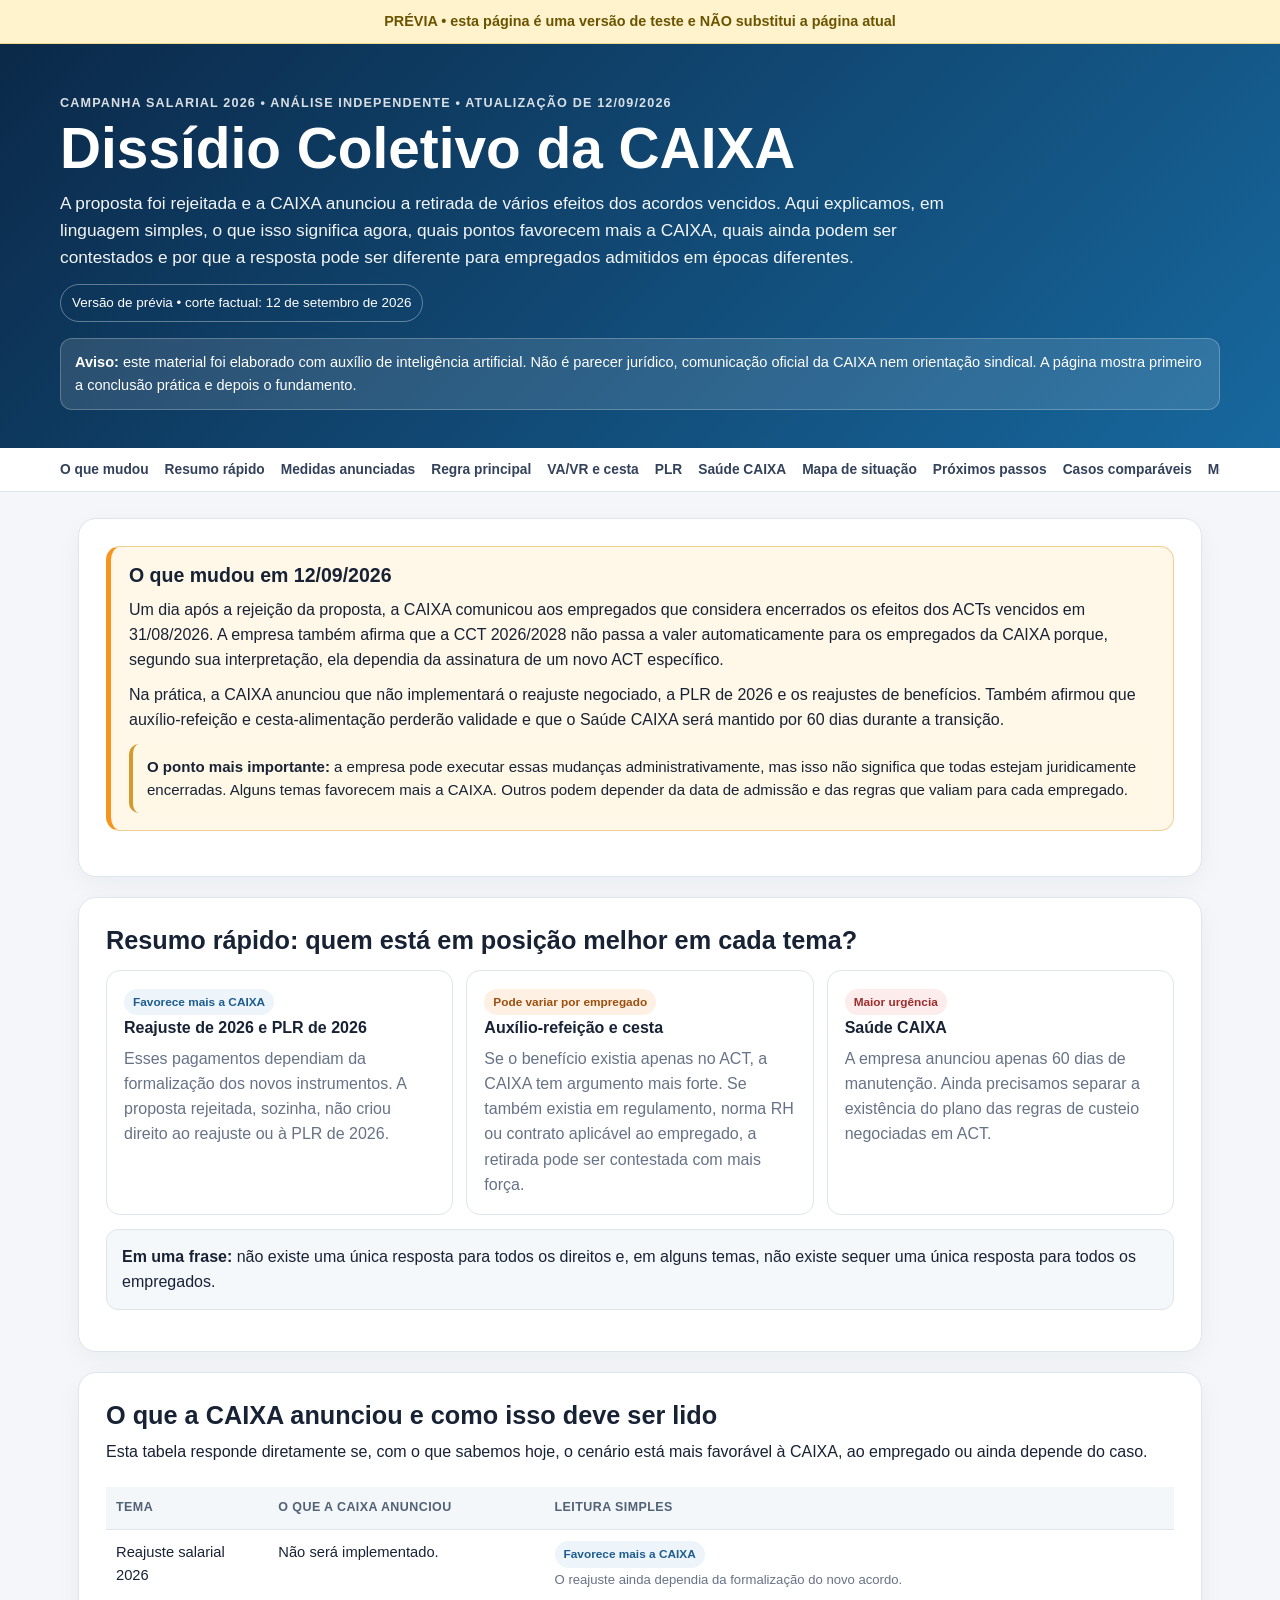
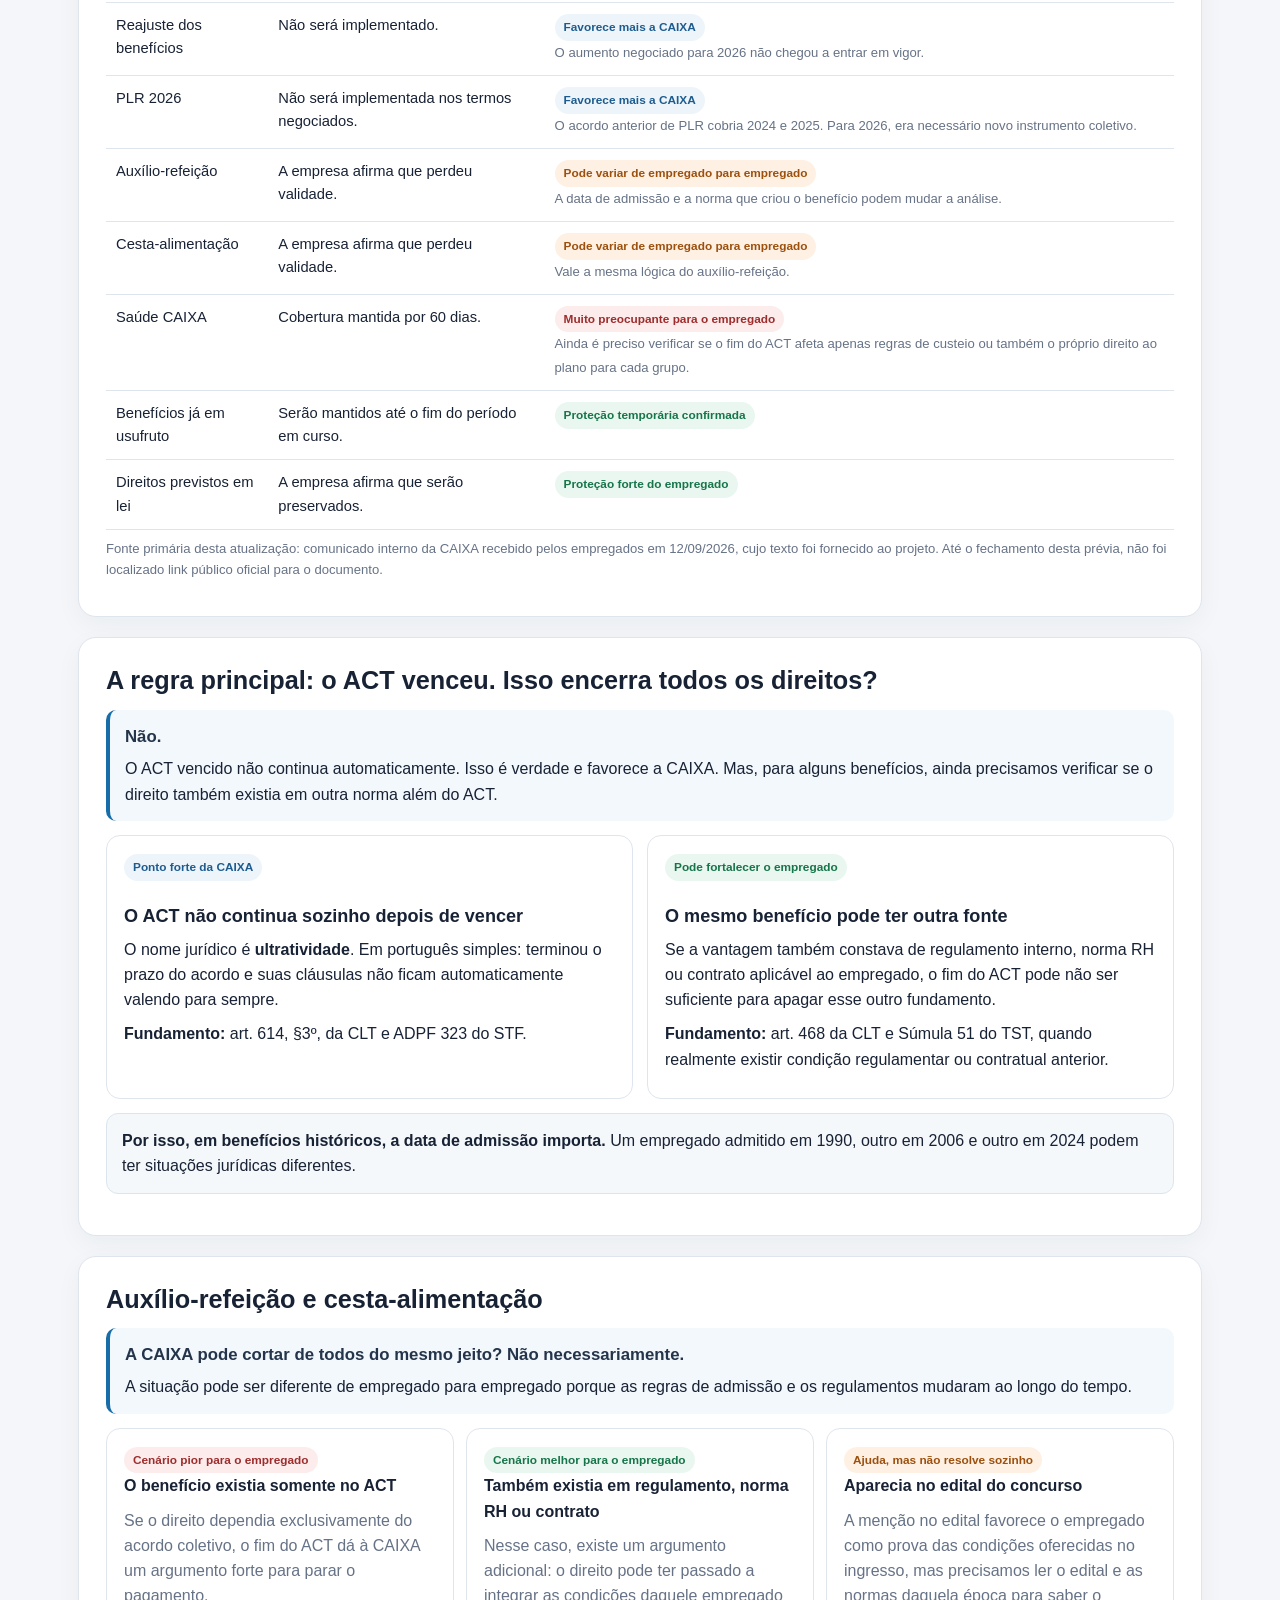
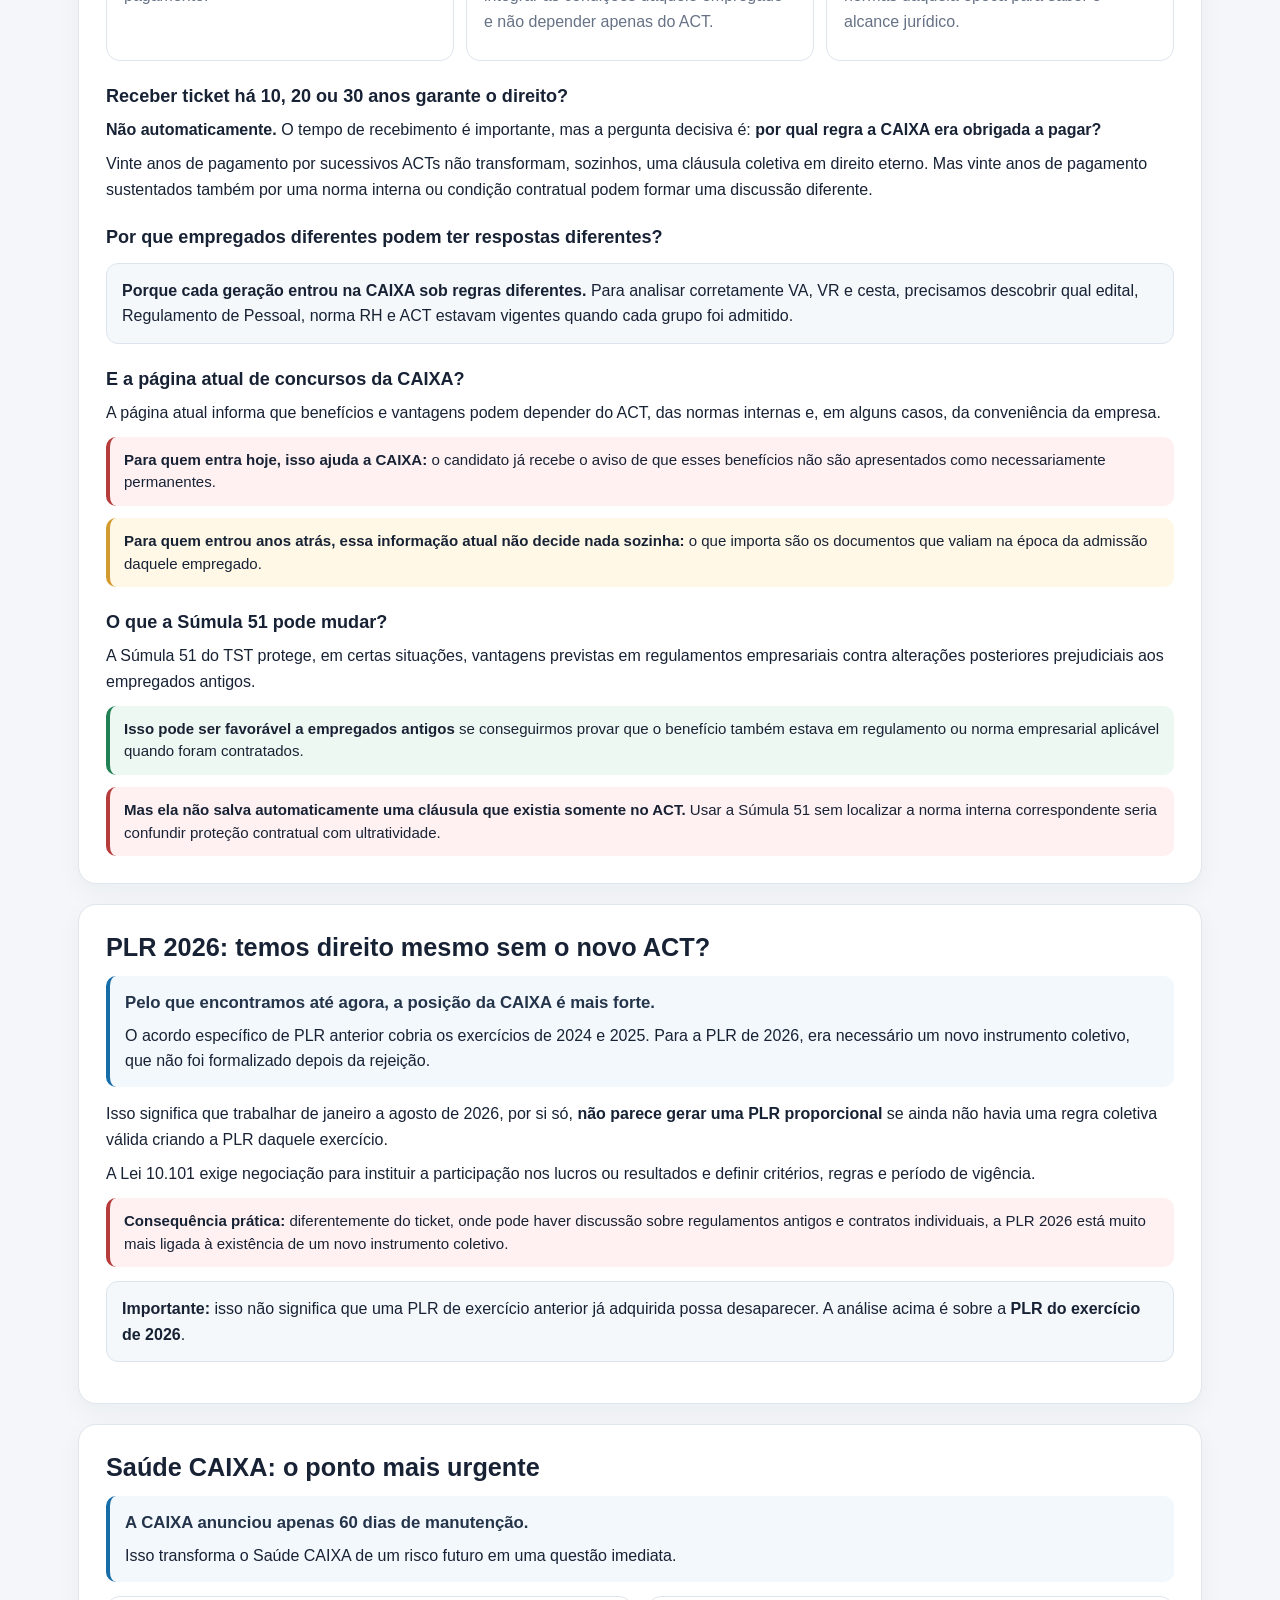
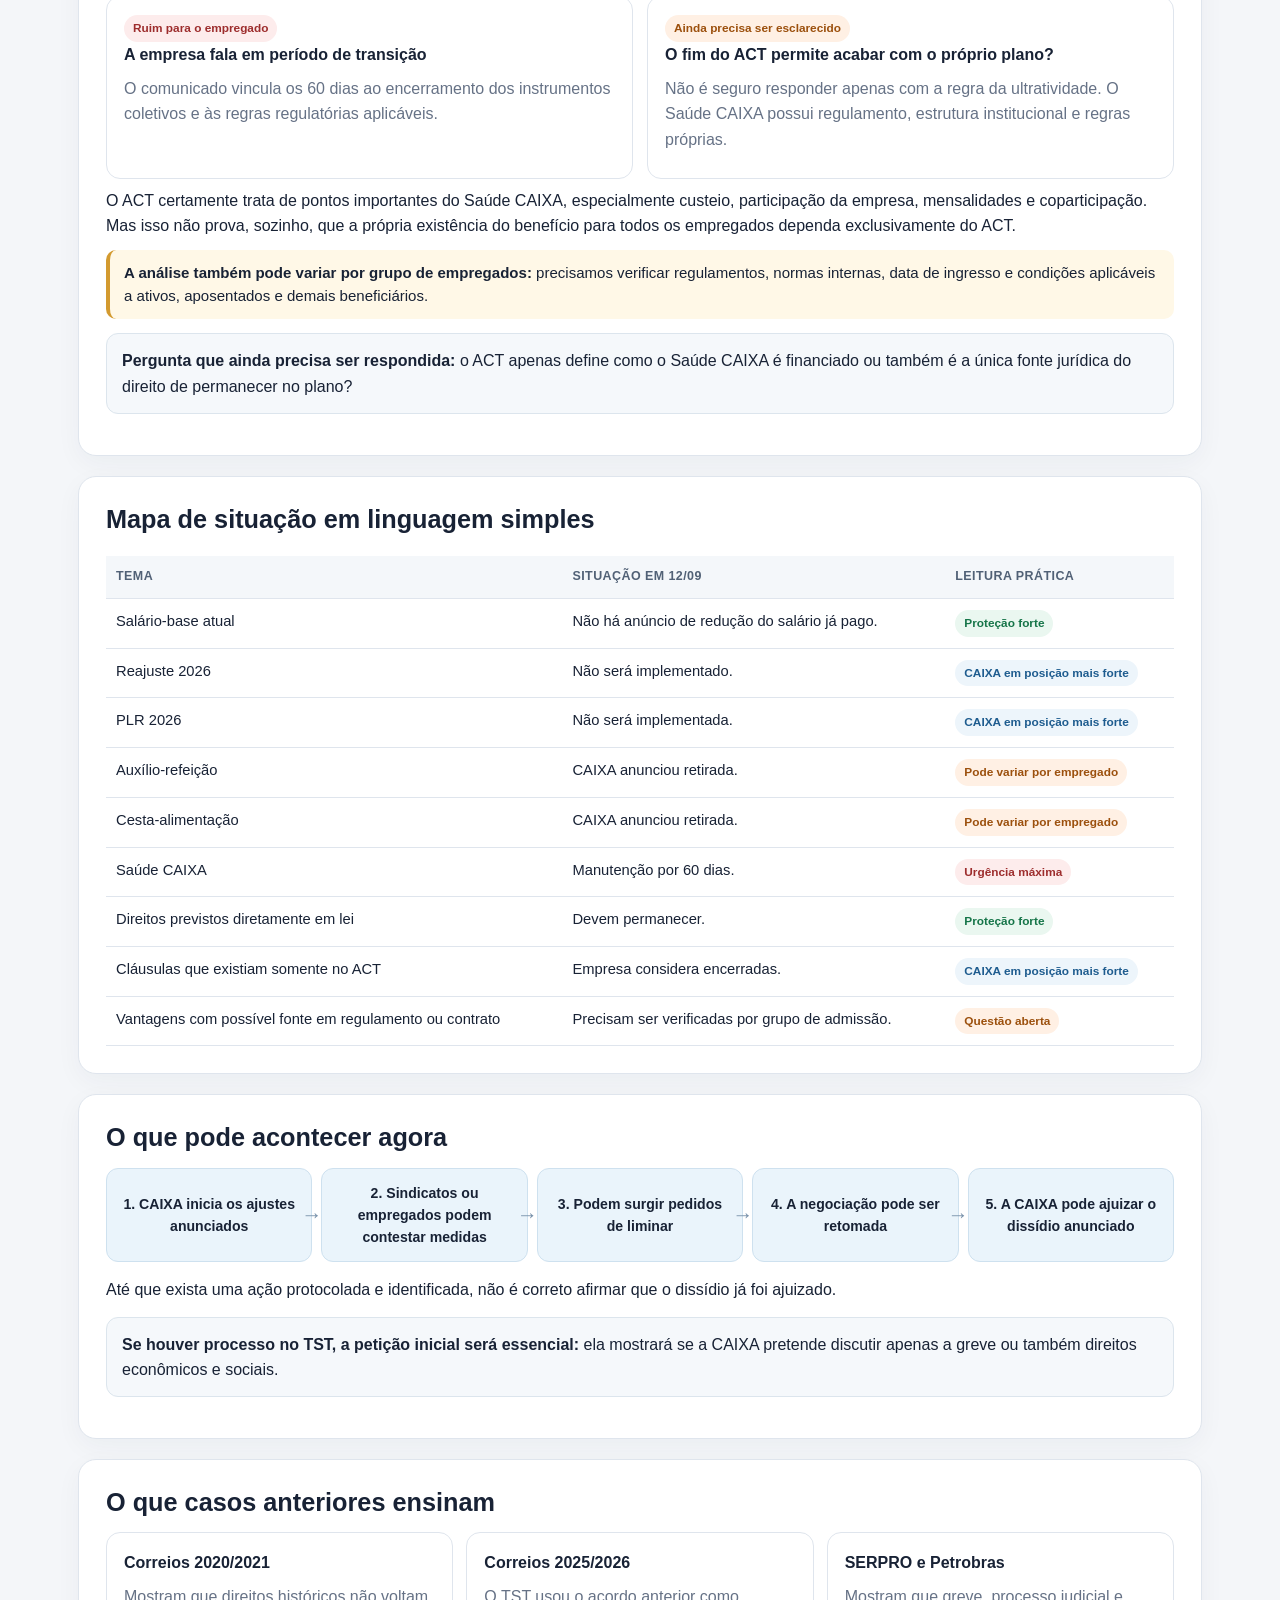
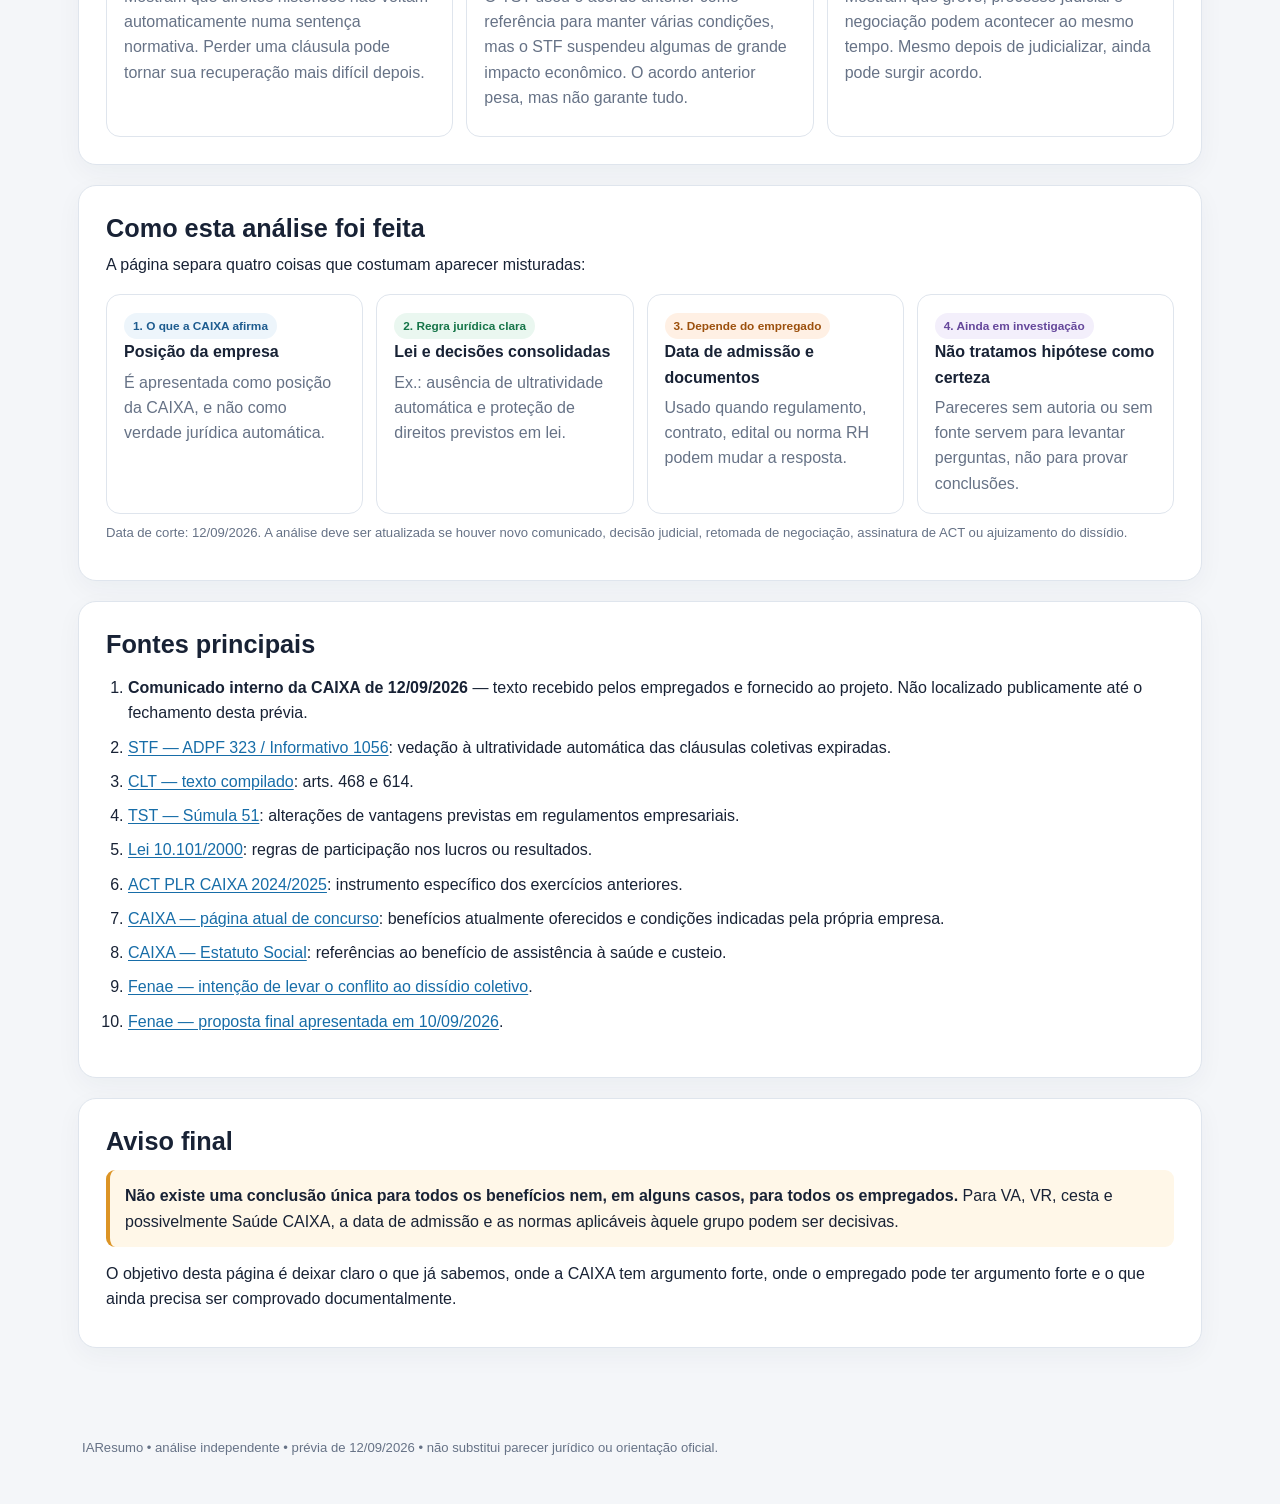
<file: preview-12-09.html>
<!doctype html>
<html lang="pt-BR">
<head>
  <meta charset="utf-8">
  <meta name="viewport" content="width=device-width,initial-scale=1">
  <meta name="description" content="Prévia da atualização do guia independente sobre o dissídio coletivo da CAIXA após o comunicado de 12/09/2026.">
  <title>PRÉVIA • Dissídio Coletivo CAIXA • Atualização 12/09/2026</title>
  <link rel="stylesheet" href="/styles.css">
  <link rel="stylesheet" href="/mobile.css">
  <style>
    .previewbar{background:#fff3cd;border-bottom:1px solid #f0d98a;color:#6b5400;padding:10px 16px;font-weight:800;text-align:center;font-size:.9rem}
    .updatebox{background:#fff7e8;border:1px solid #f0cf93;border-left:5px solid #f7941d;border-radius:14px;padding:17px 18px;margin:0 0 18px}
    .updatebox h2{font-size:1.22rem;margin:0 0 6px}
    .status{display:inline-block;border-radius:999px;padding:4px 9px;font-size:.74rem;font-weight:800;white-space:nowrap}
    .s-caixa{background:#edf5fb;color:#1e5c8f}
    .s-emp{background:#eaf7f0;color:#167549}
    .s-open{background:#fff0e4;color:#9c500d}
    .s-alert{background:#fdecec;color:#9d2d2d}
    .s-info{background:#f3effb;color:#65479b}
    .impact{margin-top:12px;padding:12px 14px;border-radius:10px;font-size:.94rem;line-height:1.5}
    .impact-bad{background:#fff1f1;border-left:4px solid #b63b3b}
    .impact-good{background:#eef8f2;border-left:4px solid #218154}
    .impact-open{background:#fff8e7;border-left:4px solid #d39a2f}
    .plain{background:#f5f8fb;border:1px solid #dce5ed;border-radius:12px;padding:14px 15px;margin:14px 0}
    .split{display:grid;grid-template-columns:1fr 1fr;gap:14px;margin-top:14px}
    .decision{display:grid;grid-template-columns:repeat(3,1fr);gap:12px;margin:14px 0}
    .timeline{display:grid;grid-template-columns:repeat(5,1fr);gap:9px;margin-top:15px}
    .timeline .step{min-height:84px;display:flex;align-items:center;justify-content:center}
    .hero-note{margin-top:16px;background:rgba(255,255,255,.12);border:1px solid rgba(255,255,255,.24);padding:12px 14px;border-radius:12px;font-size:.91rem}
    .question{border-left:4px solid #176da8;background:#f3f8fc;padding:14px 15px;border-radius:10px;margin:14px 0}
    .source-note{font-size:.82rem;color:var(--muted)}
    .table-wrap{overflow-x:auto;-webkit-overflow-scrolling:touch}
    .compact-list li{margin:5px 0}
    .big-answer{font-size:1.05rem;font-weight:800;color:#24344a;margin-bottom:6px}
    @media(max-width:820px){.split,.decision{grid-template-columns:1fr}.timeline{grid-template-columns:1fr 1fr}.timeline .step:after{display:none}}
    @media(max-width:520px){.timeline{grid-template-columns:1fr}.status{white-space:normal}}
  </style>
</head>
<body>
<div class="previewbar">PRÉVIA • esta página é uma versão de teste e NÃO substitui a página atual</div>
<header>
  <div class="wrap">
    <div class="kicker">Campanha salarial 2026 • análise independente • atualização de 12/09/2026</div>
    <h1>Dissídio Coletivo da CAIXA</h1>
    <div class="lead">A proposta foi rejeitada e a CAIXA anunciou a retirada de vários efeitos dos acordos vencidos. Aqui explicamos, em linguagem simples, o que isso significa agora, quais pontos favorecem mais a CAIXA, quais ainda podem ser contestados e por que a resposta pode ser diferente para empregados admitidos em épocas diferentes.</div>
    <div class="stamp">Versão de prévia • corte factual: 12 de setembro de 2026</div>
    <div class="hero-note"><strong>Aviso:</strong> este material foi elaborado com auxílio de inteligência artificial. Não é parecer jurídico, comunicação oficial da CAIXA nem orientação sindical. A página mostra primeiro a conclusão prática e depois o fundamento.</div>
  </div>
</header>
<nav>
  <div class="wrap">
    <a href="#mudou">O que mudou</a>
    <a href="#resumo">Resumo rápido</a>
    <a href="#medidas">Medidas anunciadas</a>
    <a href="#regra">Regra principal</a>
    <a href="#ticket">VA/VR e cesta</a>
    <a href="#plr">PLR</a>
    <a href="#saude">Saúde CAIXA</a>
    <a href="#riscos">Mapa de situação</a>
    <a href="#proximos">Próximos passos</a>
    <a href="#casos">Casos comparáveis</a>
    <a href="#metodologia">Metodologia</a>
    <a href="#fontes">Fontes</a>
  </div>
</nav>
<main class="wrap">

<section id="mudou">
  <div class="updatebox">
    <h2>O que mudou em 12/09/2026</h2>
    <p>Um dia após a rejeição da proposta, a CAIXA comunicou aos empregados que considera encerrados os efeitos dos ACTs vencidos em 31/08/2026. A empresa também afirma que a CCT 2026/2028 não passa a valer automaticamente para os empregados da CAIXA porque, segundo sua interpretação, ela dependia da assinatura de um novo ACT específico.</p>
    <p>Na prática, a CAIXA anunciou que não implementará o reajuste negociado, a PLR de 2026 e os reajustes de benefícios. Também afirmou que auxílio-refeição e cesta-alimentação perderão validade e que o Saúde CAIXA será mantido por 60 dias durante a transição.</p>
    <div class="impact impact-open"><strong>O ponto mais importante:</strong> a empresa pode executar essas mudanças administrativamente, mas isso não significa que todas estejam juridicamente encerradas. Alguns temas favorecem mais a CAIXA. Outros podem depender da data de admissão e das regras que valiam para cada empregado.</div>
  </div>
</section>

<section id="resumo">
  <h2>Resumo rápido: quem está em posição melhor em cada tema?</h2>
  <div class="grid3">
    <div class="card"><span class="status s-caixa">Favorece mais a CAIXA</span><b>Reajuste de 2026 e PLR de 2026</b><span class="muted">Esses pagamentos dependiam da formalização dos novos instrumentos. A proposta rejeitada, sozinha, não criou direito ao reajuste ou à PLR de 2026.</span></div>
    <div class="card"><span class="status s-open">Pode variar por empregado</span><b>Auxílio-refeição e cesta</b><span class="muted">Se o benefício existia apenas no ACT, a CAIXA tem argumento mais forte. Se também existia em regulamento, norma RH ou contrato aplicável ao empregado, a retirada pode ser contestada com mais força.</span></div>
    <div class="card"><span class="status s-alert">Maior urgência</span><b>Saúde CAIXA</b><span class="muted">A empresa anunciou apenas 60 dias de manutenção. Ainda precisamos separar a existência do plano das regras de custeio negociadas em ACT.</span></div>
  </div>
  <div class="plain"><strong>Em uma frase:</strong> não existe uma única resposta para todos os direitos e, em alguns temas, não existe sequer uma única resposta para todos os empregados.</div>
</section>

<section id="medidas">
  <h2>O que a CAIXA anunciou e como isso deve ser lido</h2>
  <p>Esta tabela responde diretamente se, com o que sabemos hoje, o cenário está mais favorável à CAIXA, ao empregado ou ainda depende do caso.</p>
  <div class="table-wrap"><table>
    <thead><tr><th>Tema</th><th>O que a CAIXA anunciou</th><th>Leitura simples</th></tr></thead>
    <tbody>
      <tr><td>Reajuste salarial 2026</td><td>Não será implementado.</td><td><span class="status s-caixa">Favorece mais a CAIXA</span><br><span class="small">O reajuste ainda dependia da formalização do novo acordo.</span></td></tr>
      <tr><td>Reajuste dos benefícios</td><td>Não será implementado.</td><td><span class="status s-caixa">Favorece mais a CAIXA</span><br><span class="small">O aumento negociado para 2026 não chegou a entrar em vigor.</span></td></tr>
      <tr><td>PLR 2026</td><td>Não será implementada nos termos negociados.</td><td><span class="status s-caixa">Favorece mais a CAIXA</span><br><span class="small">O acordo anterior de PLR cobria 2024 e 2025. Para 2026, era necessário novo instrumento coletivo.</span></td></tr>
      <tr><td>Auxílio-refeição</td><td>A empresa afirma que perdeu validade.</td><td><span class="status s-open">Pode variar de empregado para empregado</span><br><span class="small">A data de admissão e a norma que criou o benefício podem mudar a análise.</span></td></tr>
      <tr><td>Cesta-alimentação</td><td>A empresa afirma que perdeu validade.</td><td><span class="status s-open">Pode variar de empregado para empregado</span><br><span class="small">Vale a mesma lógica do auxílio-refeição.</span></td></tr>
      <tr><td>Saúde CAIXA</td><td>Cobertura mantida por 60 dias.</td><td><span class="status s-alert">Muito preocupante para o empregado</span><br><span class="small">Ainda é preciso verificar se o fim do ACT afeta apenas regras de custeio ou também o próprio direito ao plano para cada grupo.</span></td></tr>
      <tr><td>Benefícios já em usufruto</td><td>Serão mantidos até o fim do período em curso.</td><td><span class="status s-emp">Proteção temporária confirmada</span></td></tr>
      <tr><td>Direitos previstos em lei</td><td>A empresa afirma que serão preservados.</td><td><span class="status s-emp">Proteção forte do empregado</span></td></tr>
    </tbody>
  </table></div>
  <p class="source-note">Fonte primária desta atualização: comunicado interno da CAIXA recebido pelos empregados em 12/09/2026, cujo texto foi fornecido ao projeto. Até o fechamento desta prévia, não foi localizado link público oficial para o documento.</p>
</section>

<section id="regra">
  <h2>A regra principal: o ACT venceu. Isso encerra todos os direitos?</h2>
  <div class="question"><div class="big-answer">Não.</div>O ACT vencido não continua automaticamente. Isso é verdade e favorece a CAIXA. Mas, para alguns benefícios, ainda precisamos verificar se o direito também existia em outra norma além do ACT.</div>
  <div class="split">
    <div class="card">
      <span class="status s-caixa">Ponto forte da CAIXA</span>
      <h3>O ACT não continua sozinho depois de vencer</h3>
      <p>O nome jurídico é <strong>ultratividade</strong>. Em português simples: terminou o prazo do acordo e suas cláusulas não ficam automaticamente valendo para sempre.</p>
      <p><strong>Fundamento:</strong> art. 614, §3º, da CLT e ADPF 323 do STF.</p>
    </div>
    <div class="card">
      <span class="status s-emp">Pode fortalecer o empregado</span>
      <h3>O mesmo benefício pode ter outra fonte</h3>
      <p>Se a vantagem também constava de regulamento interno, norma RH ou contrato aplicável ao empregado, o fim do ACT pode não ser suficiente para apagar esse outro fundamento.</p>
      <p><strong>Fundamento:</strong> art. 468 da CLT e Súmula 51 do TST, quando realmente existir condição regulamentar ou contratual anterior.</p>
    </div>
  </div>
  <div class="plain"><strong>Por isso, em benefícios históricos, a data de admissão importa.</strong> Um empregado admitido em 1990, outro em 2006 e outro em 2024 podem ter situações jurídicas diferentes.</div>
</section>

<section id="ticket">
  <h2>Auxílio-refeição e cesta-alimentação</h2>
  <div class="question"><div class="big-answer">A CAIXA pode cortar de todos do mesmo jeito? Não necessariamente.</div>A situação pode ser diferente de empregado para empregado porque as regras de admissão e os regulamentos mudaram ao longo do tempo.</div>

  <div class="decision">
    <div class="card">
      <span class="status s-alert">Cenário pior para o empregado</span>
      <b>O benefício existia somente no ACT</b>
      <p class="muted">Se o direito dependia exclusivamente do acordo coletivo, o fim do ACT dá à CAIXA um argumento forte para parar o pagamento.</p>
    </div>
    <div class="card">
      <span class="status s-emp">Cenário melhor para o empregado</span>
      <b>Também existia em regulamento, norma RH ou contrato</b>
      <p class="muted">Nesse caso, existe um argumento adicional: o direito pode ter passado a integrar as condições daquele empregado e não depender apenas do ACT.</p>
    </div>
    <div class="card">
      <span class="status s-open">Ajuda, mas não resolve sozinho</span>
      <b>Aparecia no edital do concurso</b>
      <p class="muted">A menção no edital favorece o empregado como prova das condições oferecidas no ingresso, mas precisamos ler o edital e as normas daquela época para saber o alcance jurídico.</p>
    </div>
  </div>

  <h3>Receber ticket há 10, 20 ou 30 anos garante o direito?</h3>
  <p><strong>Não automaticamente.</strong> O tempo de recebimento é importante, mas a pergunta decisiva é: <strong>por qual regra a CAIXA era obrigada a pagar?</strong></p>
  <p>Vinte anos de pagamento por sucessivos ACTs não transformam, sozinhos, uma cláusula coletiva em direito eterno. Mas vinte anos de pagamento sustentados também por uma norma interna ou condição contratual podem formar uma discussão diferente.</p>

  <h3>Por que empregados diferentes podem ter respostas diferentes?</h3>
  <div class="plain"><strong>Porque cada geração entrou na CAIXA sob regras diferentes.</strong> Para analisar corretamente VA, VR e cesta, precisamos descobrir qual edital, Regulamento de Pessoal, norma RH e ACT estavam vigentes quando cada grupo foi admitido.</div>

  <h3>E a página atual de concursos da CAIXA?</h3>
  <p>A página atual informa que benefícios e vantagens podem depender do ACT, das normas internas e, em alguns casos, da conveniência da empresa.</p>
  <div class="impact impact-bad"><strong>Para quem entra hoje, isso ajuda a CAIXA:</strong> o candidato já recebe o aviso de que esses benefícios não são apresentados como necessariamente permanentes.</div>
  <div class="impact impact-open"><strong>Para quem entrou anos atrás, essa informação atual não decide nada sozinha:</strong> o que importa são os documentos que valiam na época da admissão daquele empregado.</div>

  <h3>O que a Súmula 51 pode mudar?</h3>
  <p>A Súmula 51 do TST protege, em certas situações, vantagens previstas em regulamentos empresariais contra alterações posteriores prejudiciais aos empregados antigos.</p>
  <div class="impact impact-good"><strong>Isso pode ser favorável a empregados antigos</strong> se conseguirmos provar que o benefício também estava em regulamento ou norma empresarial aplicável quando foram contratados.</div>
  <div class="impact impact-bad"><strong>Mas ela não salva automaticamente uma cláusula que existia somente no ACT.</strong> Usar a Súmula 51 sem localizar a norma interna correspondente seria confundir proteção contratual com ultratividade.</div>
</section>

<section id="plr">
  <h2>PLR 2026: temos direito mesmo sem o novo ACT?</h2>
  <div class="question"><div class="big-answer">Pelo que encontramos até agora, a posição da CAIXA é mais forte.</div>O acordo específico de PLR anterior cobria os exercícios de 2024 e 2025. Para a PLR de 2026, era necessário um novo instrumento coletivo, que não foi formalizado depois da rejeição.</div>
  <p>Isso significa que trabalhar de janeiro a agosto de 2026, por si só, <strong>não parece gerar uma PLR proporcional</strong> se ainda não havia uma regra coletiva válida criando a PLR daquele exercício.</p>
  <p>A Lei 10.101 exige negociação para instituir a participação nos lucros ou resultados e definir critérios, regras e período de vigência.</p>
  <div class="impact impact-bad"><strong>Consequência prática:</strong> diferentemente do ticket, onde pode haver discussão sobre regulamentos antigos e contratos individuais, a PLR 2026 está muito mais ligada à existência de um novo instrumento coletivo.</div>
  <div class="plain"><strong>Importante:</strong> isso não significa que uma PLR de exercício anterior já adquirida possa desaparecer. A análise acima é sobre a <strong>PLR do exercício de 2026</strong>.</div>
</section>

<section id="saude">
  <h2>Saúde CAIXA: o ponto mais urgente</h2>
  <div class="question"><div class="big-answer">A CAIXA anunciou apenas 60 dias de manutenção.</div>Isso transforma o Saúde CAIXA de um risco futuro em uma questão imediata.</div>
  <div class="split">
    <div class="card">
      <span class="status s-alert">Ruim para o empregado</span>
      <b>A empresa fala em período de transição</b>
      <p class="muted">O comunicado vincula os 60 dias ao encerramento dos instrumentos coletivos e às regras regulatórias aplicáveis.</p>
    </div>
    <div class="card">
      <span class="status s-open">Ainda precisa ser esclarecido</span>
      <b>O fim do ACT permite acabar com o próprio plano?</b>
      <p class="muted">Não é seguro responder apenas com a regra da ultratividade. O Saúde CAIXA possui regulamento, estrutura institucional e regras próprias.</p>
    </div>
  </div>
  <p>O ACT certamente trata de pontos importantes do Saúde CAIXA, especialmente custeio, participação da empresa, mensalidades e coparticipação. Mas isso não prova, sozinho, que a própria existência do benefício para todos os empregados dependa exclusivamente do ACT.</p>
  <div class="impact impact-open"><strong>A análise também pode variar por grupo de empregados:</strong> precisamos verificar regulamentos, normas internas, data de ingresso e condições aplicáveis a ativos, aposentados e demais beneficiários.</div>
  <div class="plain"><strong>Pergunta que ainda precisa ser respondida:</strong> o ACT apenas define como o Saúde CAIXA é financiado ou também é a única fonte jurídica do direito de permanecer no plano?</div>
</section>

<section id="riscos">
  <h2>Mapa de situação em linguagem simples</h2>
  <div class="table-wrap"><table>
    <thead><tr><th>Tema</th><th>Situação em 12/09</th><th>Leitura prática</th></tr></thead>
    <tbody>
      <tr><td>Salário-base atual</td><td>Não há anúncio de redução do salário já pago.</td><td><span class="status s-emp">Proteção forte</span></td></tr>
      <tr><td>Reajuste 2026</td><td>Não será implementado.</td><td><span class="status s-caixa">CAIXA em posição mais forte</span></td></tr>
      <tr><td>PLR 2026</td><td>Não será implementada.</td><td><span class="status s-caixa">CAIXA em posição mais forte</span></td></tr>
      <tr><td>Auxílio-refeição</td><td>CAIXA anunciou retirada.</td><td><span class="status s-open">Pode variar por empregado</span></td></tr>
      <tr><td>Cesta-alimentação</td><td>CAIXA anunciou retirada.</td><td><span class="status s-open">Pode variar por empregado</span></td></tr>
      <tr><td>Saúde CAIXA</td><td>Manutenção por 60 dias.</td><td><span class="status s-alert">Urgência máxima</span></td></tr>
      <tr><td>Direitos previstos diretamente em lei</td><td>Devem permanecer.</td><td><span class="status s-emp">Proteção forte</span></td></tr>
      <tr><td>Cláusulas que existiam somente no ACT</td><td>Empresa considera encerradas.</td><td><span class="status s-caixa">CAIXA em posição mais forte</span></td></tr>
      <tr><td>Vantagens com possível fonte em regulamento ou contrato</td><td>Precisam ser verificadas por grupo de admissão.</td><td><span class="status s-open">Questão aberta</span></td></tr>
    </tbody>
  </table></div>
</section>

<section id="proximos">
  <h2>O que pode acontecer agora</h2>
  <div class="timeline">
    <div class="step">1. CAIXA inicia os ajustes anunciados</div>
    <div class="step">2. Sindicatos ou empregados podem contestar medidas</div>
    <div class="step">3. Podem surgir pedidos de liminar</div>
    <div class="step">4. A negociação pode ser retomada</div>
    <div class="step">5. A CAIXA pode ajuizar o dissídio anunciado</div>
  </div>
  <p style="margin-top:15px">Até que exista uma ação protocolada e identificada, não é correto afirmar que o dissídio já foi ajuizado.</p>
  <div class="plain"><strong>Se houver processo no TST, a petição inicial será essencial:</strong> ela mostrará se a CAIXA pretende discutir apenas a greve ou também direitos econômicos e sociais.</div>
</section>

<section id="casos">
  <h2>O que casos anteriores ensinam</h2>
  <div class="grid3">
    <div class="card"><b>Correios 2020/2021</b><p class="muted">Mostram que direitos históricos não voltam automaticamente numa sentença normativa. Perder uma cláusula pode tornar sua recuperação mais difícil depois.</p></div>
    <div class="card"><b>Correios 2025/2026</b><p class="muted">O TST usou o acordo anterior como referência para manter várias condições, mas o STF suspendeu algumas de grande impacto econômico. O acordo anterior pesa, mas não garante tudo.</p></div>
    <div class="card"><b>SERPRO e Petrobras</b><p class="muted">Mostram que greve, processo judicial e negociação podem acontecer ao mesmo tempo. Mesmo depois de judicializar, ainda pode surgir acordo.</p></div>
  </div>
</section>

<section id="metodologia">
  <h2>Como esta análise foi feita</h2>
  <p>A página separa quatro coisas que costumam aparecer misturadas:</p>
  <div class="grid">
    <div class="card"><span class="status s-caixa">1. O que a CAIXA afirma</span><b>Posição da empresa</b><span class="muted">É apresentada como posição da CAIXA, e não como verdade jurídica automática.</span></div>
    <div class="card"><span class="status s-emp">2. Regra jurídica clara</span><b>Lei e decisões consolidadas</b><span class="muted">Ex.: ausência de ultratividade automática e proteção de direitos previstos em lei.</span></div>
    <div class="card"><span class="status s-open">3. Depende do empregado</span><b>Data de admissão e documentos</b><span class="muted">Usado quando regulamento, contrato, edital ou norma RH podem mudar a resposta.</span></div>
    <div class="card"><span class="status s-info">4. Ainda em investigação</span><b>Não tratamos hipótese como certeza</b><span class="muted">Pareceres sem autoria ou sem fonte servem para levantar perguntas, não para provar conclusões.</span></div>
  </div>
  <p class="small">Data de corte: 12/09/2026. A análise deve ser atualizada se houver novo comunicado, decisão judicial, retomada de negociação, assinatura de ACT ou ajuizamento do dissídio.</p>
</section>

<section id="fontes">
  <h2>Fontes principais</h2>
  <ol class="sources">
    <li><strong>Comunicado interno da CAIXA de 12/09/2026</strong> — texto recebido pelos empregados e fornecido ao projeto. Não localizado publicamente até o fechamento desta prévia.</li>
    <li><a href="https://stf.jus.br/arquivo/informativo/documento/informativo1056.htm" target="_blank" rel="noopener">STF — ADPF 323 / Informativo 1056</a>: vedação à ultratividade automática das cláusulas coletivas expiradas.</li>
    <li><a href="https://www.planalto.gov.br/ccivil_03/decreto-lei/del5452compilado.htm" target="_blank" rel="noopener">CLT — texto compilado</a>: arts. 468 e 614.</li>
    <li><a href="https://www3.tst.jus.br/jurisprudencia/Sumulas_com_indice/Sumulas_Ind_51_100.html" target="_blank" rel="noopener">TST — Súmula 51</a>: alterações de vantagens previstas em regulamentos empresariais.</li>
    <li><a href="https://www.planalto.gov.br/ccivil_03/leis/l10101compilado.htm" target="_blank" rel="noopener">Lei 10.101/2000</a>: regras de participação nos lucros ou resultados.</li>
    <li><a href="https://www.fenae.org.br/portal/data/files/E3/10/41/1B/C4192910573D0929403A91A8/Caixa%20-%20ACT%20PLR%202024-2025.pdf" target="_blank" rel="noopener">ACT PLR CAIXA 2024/2025</a>: instrumento específico dos exercícios anteriores.</li>
    <li><a href="https://www.caixa.gov.br/sobre-a-caixa/trabalhe-na-caixa/concurso-tbn/Paginas/default.aspx" target="_blank" rel="noopener">CAIXA — página atual de concurso</a>: benefícios atualmente oferecidos e condições indicadas pela própria empresa.</li>
    <li><a href="https://www.caixa.gov.br/Downloads/caixa-governanca/Ata-AGO-28-03-2025-ANEXO.pdf" target="_blank" rel="noopener">CAIXA — Estatuto Social</a>: referências ao benefício de assistência à saúde e custeio.</li>
    <li><a href="https://www.fenae.org.br/fenae-portal/caixa-registra-intencao-de-levar-act-ao-dissidio-coletivo-e-entidades-alertam-para-risco-de-perda-de-direitos.htm" target="_blank" rel="noopener">Fenae — intenção de levar o conflito ao dissídio coletivo</a>.</li>
    <li><a href="https://www.fenae.org.br/portal/fenae-portal/proposta-da-caixa-entenda-os-principais-pontos-da-negociacao-8A80808EA0889FFE01A08C2CE5D90F50-00.htm" target="_blank" rel="noopener">Fenae — proposta final apresentada em 10/09/2026</a>.</li>
  </ol>
</section>

<section id="aviso-ia">
  <h2>Aviso final</h2>
  <div class="alert"><strong>Não existe uma conclusão única para todos os benefícios nem, em alguns casos, para todos os empregados.</strong> Para VA, VR, cesta e possivelmente Saúde CAIXA, a data de admissão e as normas aplicáveis àquele grupo podem ser decisivas.</div>
  <p>O objetivo desta página é deixar claro o que já sabemos, onde a CAIXA tem argumento forte, onde o empregado pode ter argumento forte e o que ainda precisa ser comprovado documentalmente.</p>
</section>

</main>
<footer>
  IAResumo • análise independente • prévia de 12/09/2026 • não substitui parecer jurídico ou orientação oficial.
</footer>
</body>
</html>
</file>
<file: styles.css>
:root{
  --bg:#f4f6f9; --paper:#fff; --ink:#182235; --muted:#667286; --line:#dfe5ed;
  --nav:#102f51; --accent:#176da8; --accent2:#0f5485; --soft:#eaf4fb;
  --green:#167549; --greenbg:#eaf7f0;
  --blue:#1e5c8f; --bluebg:#edf5fb;
  --yellow:#8d6500; --yellowbg:#fff6d8;
  --orange:#9c500d; --orangebg:#fff0e4;
  --red:#9d2d2d; --redbg:#fdecec;
  --purple:#65479b; --purplebg:#f3effb;
}
*{box-sizing:border-box}
html{scroll-behavior:smooth}
body{margin:0;background:var(--bg);color:var(--ink);font-family:Inter,Segoe UI,Arial,sans-serif;line-height:1.58}
a{color:var(--accent);text-underline-offset:2px}
header{background:linear-gradient(135deg,#0b2949,#17689e);color:white;padding:50px 22px 38px}
.wrap{max-width:1160px;margin:auto}
.kicker{font-size:.79rem;letter-spacing:.09em;text-transform:uppercase;opacity:.84;font-weight:800}
h1{font-size:clamp(2rem,5vw,3.55rem);line-height:1.04;margin:.35rem 0 .7rem}
.lead{max-width:900px;font-size:1.08rem;opacity:.95}
.stamp{display:inline-block;margin-top:13px;border:1px solid rgba(255,255,255,.35);padding:7px 11px;border-radius:999px;font-size:.84rem}
.topwarn{margin-top:18px;max-width:930px;background:rgba(255,255,255,.12);border:1px solid rgba(255,255,255,.24);padding:12px 14px;border-radius:12px;font-size:.91rem}
nav{position:sticky;top:0;z-index:15;background:rgba(255,255,255,.97);backdrop-filter:blur(10px);border-bottom:1px solid var(--line)}
nav .wrap{display:flex;gap:16px;overflow:auto;padding:11px 20px;white-space:nowrap}
nav a{text-decoration:none;color:#33425a;font-size:.86rem;font-weight:700}
main{padding:26px 18px 70px}
section{background:var(--paper);border:1px solid var(--line);border-radius:18px;padding:27px;margin:0 auto 20px;box-shadow:0 8px 26px rgba(26,45,75,.045)}
h2{font-size:1.58rem;margin:0 0 8px;line-height:1.2}
h3{font-size:1.13rem;margin:24px 0 8px;line-height:1.28}
p{margin:9px 0}
ul,ol{padding-left:22px}
li{margin:7px 0}
.note,.alert,.good,.legal{padding:13px 15px;border-radius:9px;margin:14px 0}
.note{background:#f1f4f7;border-left:4px solid #8392a4;color:#39465a}
.alert{background:#fff7e8;border-left:4px solid #dc9425}
.good{background:var(--greenbg);border-left:4px solid var(--green)}
.legal{background:var(--bluebg);border-left:4px solid var(--blue)}
.grid{display:grid;grid-template-columns:repeat(4,1fr);gap:13px;margin-top:16px}
.grid3{display:grid;grid-template-columns:repeat(3,1fr);gap:13px;margin-top:14px}
.card{border:1px solid var(--line);border-radius:14px;padding:17px;background:#fff}
.card b{display:block;margin-bottom:5px}
.muted{color:var(--muted)}
.flow{display:grid;grid-template-columns:repeat(6,1fr);gap:9px;margin:18px 0}
.step{background:var(--soft);border:1px solid #cee1ef;border-radius:12px;padding:13px;font-size:.88rem;text-align:center;font-weight:700;position:relative}
.step:not(:last-child):after{content:"→";position:absolute;right:-11px;top:50%;transform:translateY(-50%);color:#7891aa;font-size:1.3rem;z-index:2}
table{width:100%;border-collapse:collapse;margin-top:14px;font-size:.92rem}
th,td{text-align:left;vertical-align:top;padding:11px 10px;border-bottom:1px solid var(--line)}
th{background:#f4f7fa;font-size:.78rem;text-transform:uppercase;letter-spacing:.035em;color:#516176}
.risk,.badge{display:inline-block;border-radius:999px;padding:4px 9px;font-weight:800;font-size:.76rem;white-space:nowrap}
.r1{background:var(--greenbg);color:var(--green)}
.r2{background:var(--bluebg);color:var(--blue)}
.r3{background:var(--yellowbg);color:var(--yellow)}
.r4{background:var(--orangebg);color:var(--orange)}
.r5{background:var(--redbg);color:var(--red)}
.fact{background:var(--greenbg);color:var(--green)}
.analysis{background:var(--purplebg);color:var(--purple)}
.estimate{background:var(--yellowbg);color:var(--yellow)}
.layers{display:grid;grid-template-columns:1fr;gap:10px;margin:16px 0}
.layer{border-radius:13px;padding:15px;border:1px solid var(--line)}
.case{border:1px solid var(--line);border-radius:14px;margin:11px 0;overflow:hidden}
.case summary{cursor:pointer;padding:15px 17px;font-weight:800;background:#f8fafc}
.case .inside{padding:7px 17px 18px}
.case .lesson{margin-top:12px;padding:11px 13px;border-radius:9px;background:#f3f6f9}
.case-source{font-size:.81rem;color:var(--muted);margin-top:10px}
.sources li{margin:9px 0}
.small{font-size:.82rem;color:var(--muted)}
.columns{display:grid;grid-template-columns:1fr 1fr;gap:14px}
.callout{font-size:1.08rem;font-weight:700;padding:16px;border-radius:12px;background:#eef5fb;border:1px solid #d3e3ef}
.audit{display:grid;grid-template-columns:180px 1fr;gap:10px 18px;align-items:start;margin:14px 0}
.audit .label{font-weight:800;color:#40516a}
hr{border:0;border-top:1px solid var(--line);margin:24px 0}
footer{max-width:1160px;margin:auto;padding:0 22px 45px;color:#667286;font-size:.82rem}
.support-cta{display:grid;grid-template-columns:64px minmax(0,1fr) auto;gap:14px;align-items:center;padding:12px 14px;margin-bottom:16px;border:1px solid #dce4ed;border-left:4px solid #f7941d;border-radius:14px;background:#fff;box-shadow:none}
.support-brand{width:58px;height:58px;border-radius:14px;background:#f3f8fc;display:flex;align-items:center;justify-content:center;overflow:hidden}
.support-logo{display:block;width:48px;height:48px;object-fit:contain;flex:0 0 auto}
.support-copy{min-width:0}
.support-title{display:block;font-size:1rem;line-height:1.2;margin-bottom:3px;color:#24344a}
.support-copy p{margin:0;max-width:720px;font-size:.88rem;line-height:1.42;color:var(--muted)}
.support-actions{display:flex;gap:8px;flex-wrap:wrap;justify-content:flex-end;max-width:360px}
.support-button{display:inline-block;background:#176da8;color:#fff;text-decoration:none;font-weight:800;border-radius:999px;padding:8px 12px;font-size:.8rem;line-height:1.2;white-space:nowrap}
.support-button:hover{background:#0f5485}
.support-whatsapp{background:#18794e}
.support-whatsapp:hover{background:#12623f}
@media(max-width:920px){.grid,.grid3{grid-template-columns:1fr 1fr}.flow{grid-template-columns:1fr 1fr}.step:after{display:none}.columns{grid-template-columns:1fr}.audit{grid-template-columns:1fr;gap:2px}.support-cta{grid-template-columns:60px minmax(0,1fr)}.support-brand{width:54px;height:54px}.support-logo{width:44px;height:44px}.support-actions{grid-column:1/-1;max-width:none;justify-content:flex-start;padding-left:74px}}
@media(max-width:600px){.grid,.grid3,.flow{grid-template-columns:1fr}section{padding:20px}header{padding-top:36px}table{font-size:.84rem}.risk{white-space:normal}.support-cta{grid-template-columns:52px minmax(0,1fr);padding:11px 12px;gap:10px}.support-brand{width:48px;height:48px;border-radius:12px}.support-logo{width:40px;height:40px}.support-copy p{font-size:.83rem}.support-actions{padding-left:0;gap:7px}.support-button{flex:1;text-align:center;white-space:normal;min-width:140px}}
@media print{nav{display:none}body{background:#fff}section{box-shadow:none;break-inside:avoid}.case{break-inside:avoid}.topwarn{border-color:#aaa;color:#fff}.support-cta{display:none}}
</file>
<file: mobile.css>
/* Mobile-first refinements for IAResumo */
html{scroll-padding-top:58px}
body{overflow-x:hidden}
img,svg{max-width:100%;height:auto}
section{scroll-margin-top:62px}
a{overflow-wrap:anywhere}
nav .wrap{-webkit-overflow-scrolling:touch;scrollbar-width:none;scroll-snap-type:x proximity}
nav .wrap::-webkit-scrollbar{display:none}
nav a{flex:0 0 auto;scroll-snap-align:start}
summary,.support-button,nav a{touch-action:manipulation}
.sources a{word-break:break-word}

@media(max-width:768px){
  body{font-size:16px;line-height:1.56}
  header{padding:30px 16px 24px}
  .kicker{font-size:.73rem;letter-spacing:.075em}
  h1{font-size:clamp(1.95rem,9vw,2.5rem);line-height:1.03;margin:.32rem 0 .65rem}
  .lead{font-size:.98rem;line-height:1.5}
  .stamp{margin-top:11px;padding:6px 9px;font-size:.76rem}
  .topwarn{margin-top:14px;padding:10px 12px;border-radius:10px;font-size:.84rem;line-height:1.45}

  nav .wrap{gap:7px;padding:7px 10px}
  nav a{font-size:.77rem;padding:7px 9px;border-radius:999px;background:#f4f7fa;border:1px solid #e6ebf0}

  main{padding:12px 10px 48px}
  section{padding:18px 16px;margin-bottom:12px;border-radius:14px;box-shadow:0 5px 18px rgba(26,45,75,.035)}
  h2{font-size:1.36rem;margin-bottom:7px}
  h3{font-size:1.06rem;margin:20px 0 7px}
  p{margin:8px 0}
  ul,ol{padding-left:20px}
  li{margin:6px 0}

  .note,.alert,.good,.legal{padding:11px 12px;margin:11px 0;border-radius:8px}
  .card{padding:14px;border-radius:12px}
  .callout{font-size:1rem;padding:13px;border-radius:10px}
  .layer{padding:13px}

  .case{border-radius:12px;margin:9px 0}
  .case summary{min-height:48px;display:flex;align-items:center;padding:13px 14px;line-height:1.35}
  .case .inside{padding:6px 13px 14px}
  .case .lesson{padding:10px 11px}

  table{display:block;max-width:100%;overflow-x:auto;-webkit-overflow-scrolling:touch;font-size:.84rem;border:1px solid var(--line);border-radius:10px;background:#fff}
  th,td{min-width:120px;padding:9px 8px}
  th:first-child,td:first-child{min-width:145px}
  th{font-size:.7rem}

  .audit{grid-template-columns:1fr;gap:2px}
  .columns{grid-template-columns:1fr}

  .support-cta{grid-template-columns:54px minmax(0,1fr);gap:10px;padding:10px 11px;margin-bottom:12px;border-radius:12px}
  .support-brand{width:50px;height:50px;border-radius:12px}
  .support-logo{width:41px;height:41px}
  .support-title{font-size:.94rem}
  .support-copy p{font-size:.81rem;line-height:1.38}
  .support-actions{grid-column:1/-1;padding-left:0;max-width:none;justify-content:flex-start;gap:7px}
  .support-button{display:inline-flex;align-items:center;justify-content:center;min-height:42px;padding:9px 12px;font-size:.78rem;white-space:normal;text-align:center}

  footer{padding:0 14px 30px;font-size:.79rem}
}

@media(max-width:600px){
  .grid,.grid3,.flow{grid-template-columns:1fr}
  .step:after{display:none}
  .risk,.badge{white-space:normal}
}

@media(max-width:480px){
  header{padding:27px 14px 22px}
  h1{font-size:1.92rem}
  .lead{font-size:.96rem}
  .topwarn{font-size:.82rem}

  nav .wrap{padding:6px 8px;gap:6px}
  nav a{font-size:.75rem;padding:6px 8px}

  main{padding:10px 8px 42px}
  section{padding:16px 14px;border-radius:12px;margin-bottom:10px}
  h2{font-size:1.28rem}
  h3{font-size:1.03rem}
  .card{padding:13px}
  .note,.alert,.good,.legal{padding:10px 11px}

  .support-cta{grid-template-columns:48px minmax(0,1fr);gap:9px;padding:9px 10px}
  .support-brand{width:44px;height:44px;border-radius:11px}
  .support-logo{width:36px;height:36px}
  .support-title{font-size:.91rem}
  .support-copy p{font-size:.79rem}
  .support-actions{display:grid;grid-template-columns:1fr 1fr;width:100%}
  .support-button{width:100%;min-width:0;padding:8px 7px;font-size:.74rem}

  table{font-size:.8rem}
  th,td{min-width:112px;padding:8px 7px}
  th:first-child,td:first-child{min-width:135px}
  .small,.case-source{font-size:.78rem}
}

@media(max-width:360px){
  h1{font-size:1.78rem}
  .support-actions{grid-template-columns:1fr}
  .support-button{font-size:.76rem}
}
</file>
